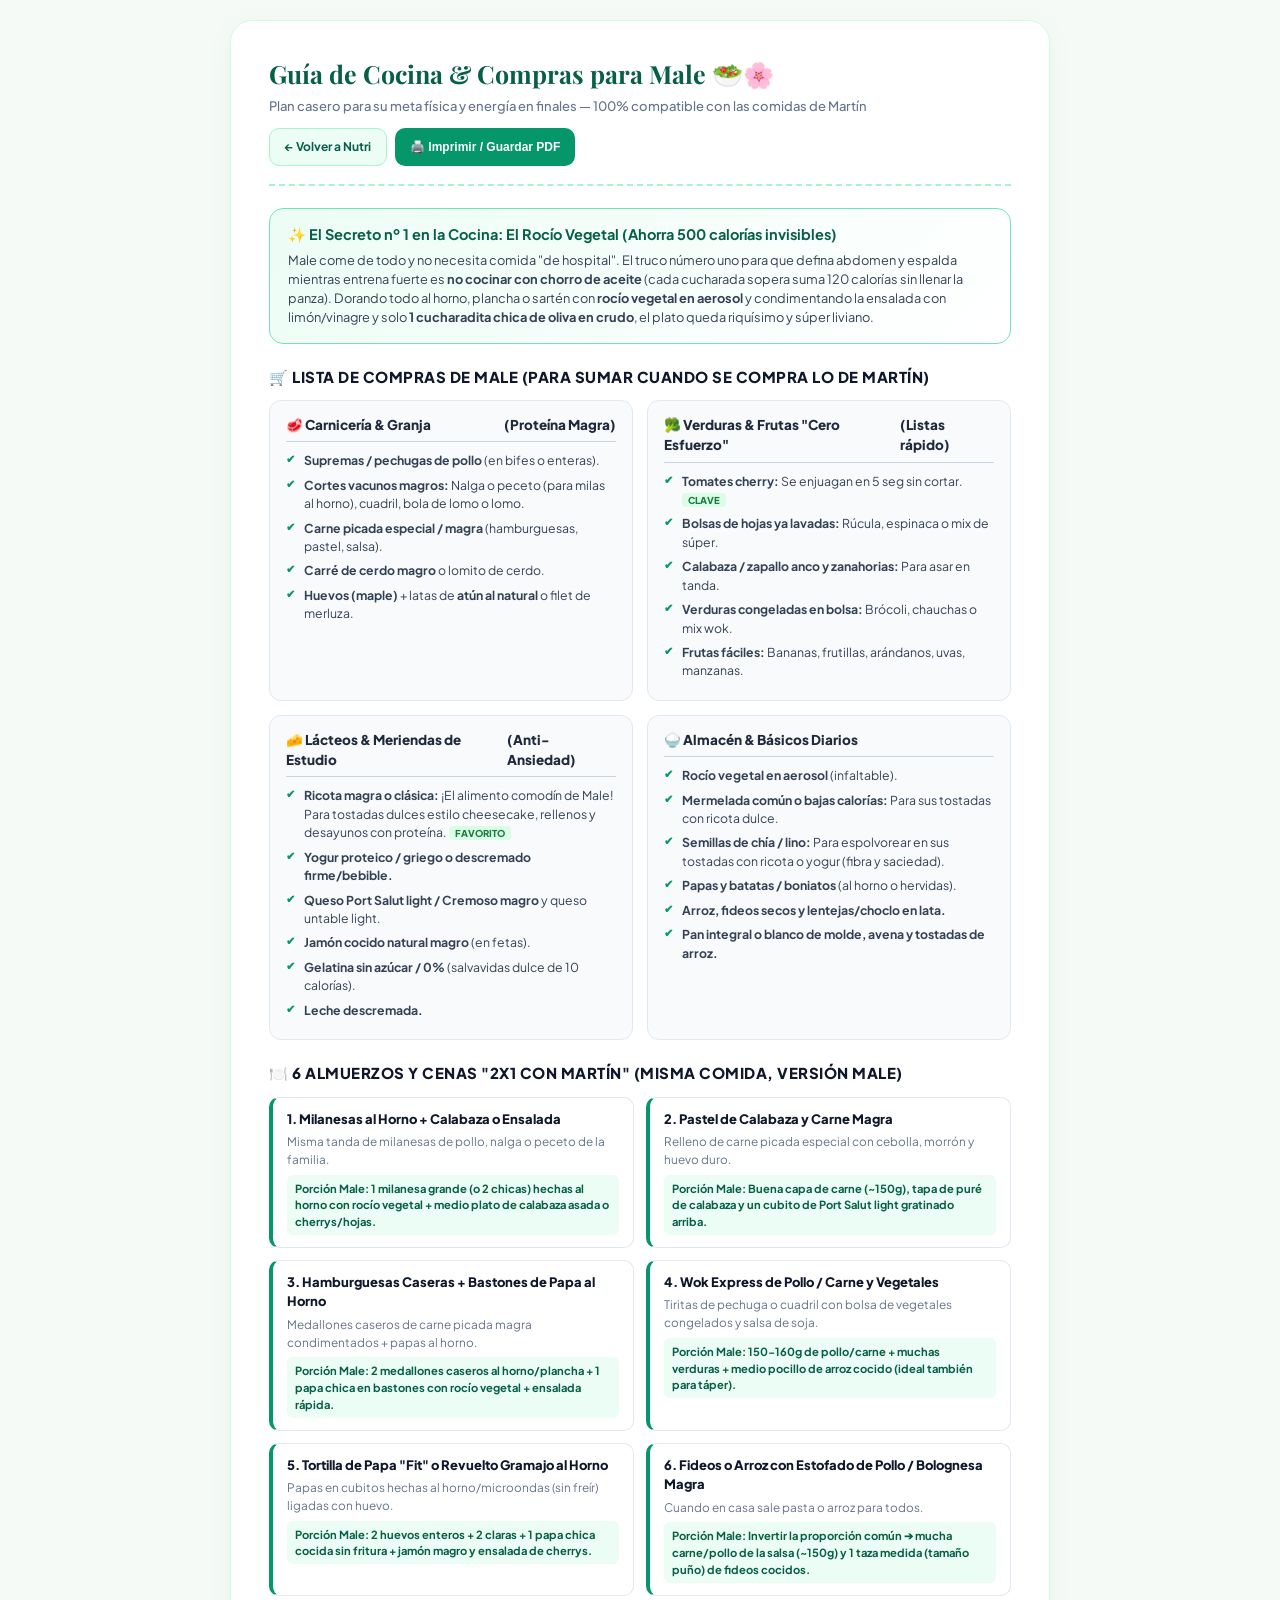
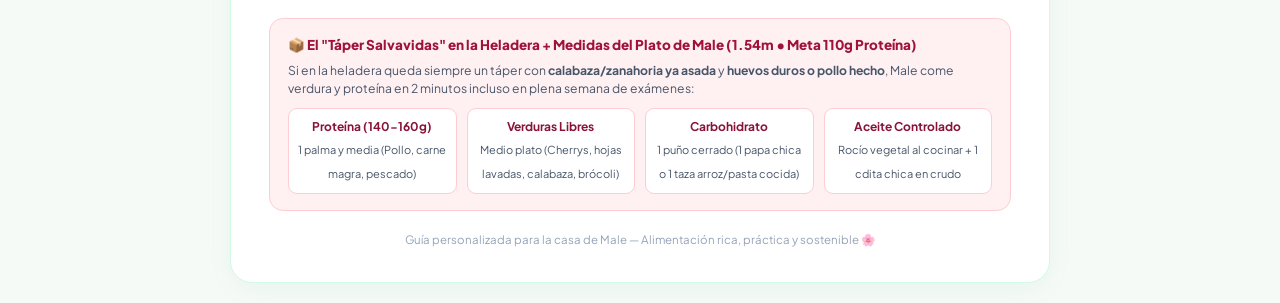
<file: nutri/mama.html>
<!DOCTYPE html>
<html lang="es">
<head>
  <meta charset="UTF-8">
  <meta name="viewport" content="width=device-width, initial-scale=1.0">
  <title>Guía Práctica de Cocina & Compras para Male 🌸</title>
  <link href="https://fonts.googleapis.com/css2?family=Plus+Jakarta+Sans:wght@400;500;600;700;800&family=Playfair+Display:ital,wght@0,600;1,600&display=swap" rel="stylesheet">
  <style>
    :root {
      --primary: #059669;
      --primary-dark: #065f46;
      --primary-soft: #d1fae5;
      --rose: #e11d48;
      --rose-soft: #ffe4e6;
      --text-dark: #1e293b;
      --text-muted: #64748b;
    }
    * { box-sizing: border-box; margin: 0; padding: 0; }
    body {
      font-family: 'Plus Jakarta Sans', sans-serif;
      color: var(--text-dark);
      background: #f6faf7;
      padding: 20px;
      line-height: 1.5;
    }
    .container {
      max-width: 820px;
      margin: 0 auto;
      background: #fff;
      padding: 34px 38px;
      border-radius: 22px;
      box-shadow: 0 6px 24px rgba(5, 150, 105, 0.06);
      border: 1px solid #d1fae5;
    }
    header {
      border-bottom: 2px dashed #a7f3d0;
      padding-bottom: 18px;
      margin-bottom: 22px;
      display: flex;
      justify-content: space-between;
      align-items: center;
      gap: 12px;
      flex-wrap: wrap;
    }
    .header-text h1 {
      font-family: 'Playfair Display', serif;
      font-size: 25px;
      color: var(--primary-dark);
      margin-bottom: 4px;
    }
    .header-text p { font-size: 13px; color: var(--text-muted); font-weight: 500; }
    .actions { display: flex; gap: 8px; }
    .btn {
      background: var(--primary);
      color: #fff;
      border: none;
      padding: 9px 15px;
      border-radius: 10px;
      font-weight: 700;
      font-size: 12px;
      cursor: pointer;
      text-decoration: none;
      display: inline-flex;
      align-items: center;
      gap: 6px;
    }
    .btn-back { background: #ecfdf5; color: var(--primary-dark); border: 1px solid #a7f3d0; }
    .callout {
      background: linear-gradient(135deg, #ecfdf5 0%, #ffffff 100%);
      border: 1.5px solid #6ee7b7;
      border-radius: 14px;
      padding: 15px 18px;
      margin-bottom: 22px;
    }
    .callout h3 { font-size: 14.5px; color: var(--primary-dark); margin-bottom: 5px; }
    .callout p { font-size: 12.8px; color: #334155; }
    h2 {
      font-size: 15px;
      font-weight: 800;
      color: #0f172a;
      margin-bottom: 12px;
      text-transform: uppercase;
      letter-spacing: 0.5px;
    }
    .grid-2 { display: grid; grid-template-columns: repeat(2, 1fr); gap: 14px; margin-bottom: 22px; }
    @media (max-width: 640px) { .grid-2 { grid-template-columns: 1fr; } .container { padding: 20px; } }
    .card {
      background: #f8fafc;
      border: 1px solid #e2e8f0;
      border-radius: 12px;
      padding: 14px 16px;
    }
    .card h4 {
      font-size: 13.5px;
      font-weight: 800;
      color: #1e293b;
      margin-bottom: 9px;
      padding-bottom: 6px;
      border-bottom: 1px solid #cbd5e1;
      display: flex;
      justify-content: space-between;
    }
    ul.check-list { list-style: none; }
    ul.check-list li {
      font-size: 12.3px;
      color: #334155;
      margin-bottom: 6px;
      position: relative;
      padding-left: 18px;
    }
    ul.check-list li::before {
      content: "✔";
      position: absolute;
      left: 0;
      color: var(--primary);
      font-weight: bold;
      font-size: 11px;
    }
    .tag-easy {
      font-size: 9.5px;
      background: #dcfce7;
      color: #15803d;
      padding: 1px 6px;
      border-radius: 4px;
      font-weight: 800;
      text-transform: uppercase;
    }
    .dish-grid { display: grid; grid-template-columns: repeat(2, 1fr); gap: 12px; margin-bottom: 22px; }
    @media (max-width: 640px) { .dish-grid { grid-template-columns: 1fr; } }
    .dish-card {
      background: #ffffff;
      border: 1px solid #e2e8f0;
      border-left: 4px solid var(--primary);
      border-radius: 10px;
      padding: 12px 14px;
    }
    .dish-title { font-size: 13px; font-weight: 800; color: #0f172a; margin-bottom: 4px; }
    .dish-desc { font-size: 11.8px; color: #64748b; margin-bottom: 6px; }
    .dish-trick {
      font-size: 11.2px;
      color: var(--primary-dark);
      font-weight: 700;
      background: #ecfdf5;
      padding: 5px 8px;
      border-radius: 6px;
      display: block;
    }
    .rule-box {
      background: #fff1f2;
      border: 1px solid #fecdd3;
      border-radius: 14px;
      padding: 16px 18px;
    }
    .rule-box h4 { font-size: 13.5px; color: #9f1239; margin-bottom: 6px; font-weight: 800; }
    .rule-items { display: grid; grid-template-columns: repeat(4, 1fr); gap: 10px; text-align: center; margin-top: 10px; }
    @media (max-width: 640px) { .rule-items { grid-template-columns: repeat(2, 1fr); } }
    .rule-item { background: #fff; padding: 9px 8px; border-radius: 9px; border: 1px solid #fecdd3; }
    .rule-item strong { display: block; font-size: 12px; color: #881337; }
    .rule-item span { font-size: 11px; color: #475569; }
    .footer-note { text-align: center; margin-top: 20px; font-size: 11.5px; color: #94a3b8; }
    @media print {
      body { background: #fff; padding: 0; }
      .container { border: none; box-shadow: none; padding: 8px 12px; max-width: 100%; }
      .actions { display: none; }
    }
  </style>
</head>
<body>
  <div class="container">
    <header>
      <div class="header-text">
        <h1>Guía de Cocina & Compras para Male 🥗🌸</h1>
        <p>Plan casero para su meta física y energía en finales — 100% compatible con las comidas de Martín</p>
      </div>
      <div class="actions">
        <a href="./index.html" class="btn btn-back">← Volver a Nutri</a>
        <button class="btn" onclick="window.print()">🖨️ Imprimir / Guardar PDF</button>
      </div>
    </header>

    <div class="callout">
      <h3>✨ El Secreto nº 1 en la Cocina: El Rocío Vegetal (Ahorra 500 calorías invisibles)</h3>
      <p>
        Male come de todo y no necesita comida "de hospital". El truco número uno para que defina abdomen y espalda mientras entrena fuerte es <strong>no cocinar con chorro de aceite</strong> (cada cucharada sopera suma 120 calorías sin llenar la panza). Dorando todo al horno, plancha o sartén con <strong>rocío vegetal en aerosol</strong> y condimentando la ensalada con limón/vinagre y solo <strong>1 cucharadita chica de oliva en crudo</strong>, el plato queda riquísimo y súper liviano.
      </p>
    </div>

    <h2>🛒 Lista de Compras de Male (Para sumar cuando se compra lo de Martín)</h2>
    <div class="grid-2">
      <div class="card">
        <h4>🥩 Carnicería & Granja <span>(Proteína Magra)</span></h4>
        <ul class="check-list">
          <li><strong>Supremas / pechugas de pollo</strong> (en bifes o enteras).</li>
          <li><strong>Cortes vacunos magros:</strong> Nalga o peceto (para milas al horno), cuadril, bola de lomo o lomo.</li>
          <li><strong>Carne picada especial / magra</strong> (hamburguesas, pastel, salsa).</li>
          <li><strong>Carré de cerdo magro</strong> o lomito de cerdo.</li>
          <li><strong>Huevos (maple)</strong> + latas de <strong>atún al natural</strong> o filet de merluza.</li>
        </ul>
      </div>

      <div class="card">
        <h4>🥦 Verduras & Frutas "Cero Esfuerzo" <span>(Listas rápido)</span></h4>
        <ul class="check-list">
          <li><strong>Tomates cherry:</strong> Se enjuagan en 5 seg sin cortar. <span class="tag-easy">Clave</span></li>
          <li><strong>Bolsas de hojas ya lavadas:</strong> Rúcula, espinaca o mix de súper.</li>
          <li><strong>Calabaza / zapallo anco y zanahorias:</strong> Para asar en tanda.</li>
          <li><strong>Verduras congeladas en bolsa:</strong> Brócoli, chauchas o mix wok.</li>
          <li><strong>Frutas fáciles:</strong> Bananas, frutillas, arándanos, uvas, manzanas.</li>
        </ul>
      </div>

      <div class="card">
        <h4>🧀 Lácteos & Meriendas de Estudio <span>(Anti-Ansiedad)</span></h4>
        <ul class="check-list">
          <li><strong>Ricota magra o clásica:</strong> ¡El alimento comodín de Male! Para tostadas dulces estilo cheesecake, rellenos y desayunos con proteína. <span class="tag-easy">Favorito</span></li>
          <li><strong>Yogur proteico / griego o descremado firme/bebible.</strong></li>
          <li><strong>Queso Port Salut light / Cremoso magro</strong> y queso untable light.</li>
          <li><strong>Jamón cocido natural magro</strong> (en fetas).</li>
          <li><strong>Gelatina sin azúcar / 0%</strong> (salvavidas dulce de 10 calorías).</li>
          <li><strong>Leche descremada.</strong></li>
        </ul>
      </div>

      <div class="card">
        <h4>🍚 Almacén & Básicos Diarios</h4>
        <ul class="check-list">
          <li><strong>Rocío vegetal en aerosol</strong> (infaltable).</li>
          <li><strong>Mermelada común o bajas calorías:</strong> Para sus tostadas con ricota dulce.</li>
          <li><strong>Semillas de chía / lino:</strong> Para espolvorear en sus tostadas con ricota o yogur (fibra y saciedad).</li>
          <li><strong>Papas y batatas / boniatos</strong> (al horno o hervidas).</li>
          <li><strong>Arroz, fideos secos y lentejas/choclo en lata.</strong></li>
          <li><strong>Pan integral o blanco de molde, avena y tostadas de arroz.</strong></li>
        </ul>
      </div>
    </div>

    <h2>🍽️ 6 Almuerzos y Cenas "2x1 con Martín" (Misma comida, versión Male)</h2>
    <div class="dish-grid">
      <div class="dish-card">
        <div class="dish-title">1. Milanesas al Horno + Calabaza o Ensalada</div>
        <p class="dish-desc">Misma tanda de milanesas de pollo, nalga o peceto de la familia.</p>
        <span class="dish-trick">Porción Male: 1 milanesa grande (o 2 chicas) hechas al horno con rocío vegetal + medio plato de calabaza asada o cherrys/hojas.</span>
      </div>

      <div class="dish-card">
        <div class="dish-title">2. Pastel de Calabaza y Carne Magra</div>
        <p class="dish-desc">Relleno de carne picada especial con cebolla, morrón y huevo duro.</p>
        <span class="dish-trick">Porción Male: Buena capa de carne (~150g), tapa de puré de calabaza y un cubito de Port Salut light gratinado arriba.</span>
      </div>

      <div class="dish-card">
        <div class="dish-title">3. Hamburguesas Caseras + Bastones de Papa al Horno</div>
        <p class="dish-desc">Medallones caseros de carne picada magra condimentados + papas al horno.</p>
        <span class="dish-trick">Porción Male: 2 medallones caseros al horno/plancha + 1 papa chica en bastones con rocío vegetal + ensalada rápida.</span>
      </div>

      <div class="dish-card">
        <div class="dish-title">4. Wok Express de Pollo / Carne y Vegetales</div>
        <p class="dish-desc">Tiritas de pechuga o cuadril con bolsa de vegetales congelados y salsa de soja.</p>
        <span class="dish-trick">Porción Male: 150-160g de pollo/carne + muchas verduras + medio pocillo de arroz cocido (ideal también para táper).</span>
      </div>

      <div class="dish-card">
        <div class="dish-title">5. Tortilla de Papa "Fit" o Revuelto Gramajo al Horno</div>
        <p class="dish-desc">Papas en cubitos hechas al horno/microondas (sin freír) ligadas con huevo.</p>
        <span class="dish-trick">Porción Male: 2 huevos enteros + 2 claras + 1 papa chica cocida sin fritura + jamón magro y ensalada de cherrys.</span>
      </div>

      <div class="dish-card">
        <div class="dish-title">6. Fideos o Arroz con Estofado de Pollo / Bolognesa Magra</div>
        <p class="dish-desc">Cuando en casa sale pasta o arroz para todos.</p>
        <span class="dish-trick">Porción Male: Invertir la proporción común ➔ mucha carne/pollo de la salsa (~150g) y 1 taza medida (tamaño puño) de fideos cocidos.</span>
      </div>
    </div>

    <div class="rule-box">
      <h4>📦 El "Táper Salvavidas" en la Heladera + Medidas del Plato de Male (1.54m • Meta 110g Proteína)</h4>
      <p style="font-size:12.2px; color:#475569;">
        Si en la heladera queda siempre un táper con <strong>calabaza/zanahoria ya asada</strong> y <strong>huevos duros o pollo hecho</strong>, Male come verdura y proteína en 2 minutos incluso en plena semana de exámenes:
      </p>
      <div class="rule-items">
        <div class="rule-item">
          <strong>Proteína (140-160g)</strong>
          <span>1 palma y media (Pollo, carne magra, pescado)</span>
        </div>
        <div class="rule-item">
          <strong>Verduras Libres</strong>
          <span>Medio plato (Cherrys, hojas lavadas, calabaza, brócoli)</span>
        </div>
        <div class="rule-item">
          <strong>Carbohidrato</strong>
          <span>1 puño cerrado (1 papa chica o 1 taza arroz/pasta cocida)</span>
        </div>
        <div class="rule-item">
          <strong>Aceite Controlado</strong>
          <span>Rocío vegetal al cocinar + 1 cdita chica en crudo</span>
        </div>
      </div>
    </div>

    <div class="footer-note">
      Guía personalizada para la casa de Male — Alimentación rica, práctica y sostenible 🌸
    </div>
  </div>
</body>
</html>
</file>
